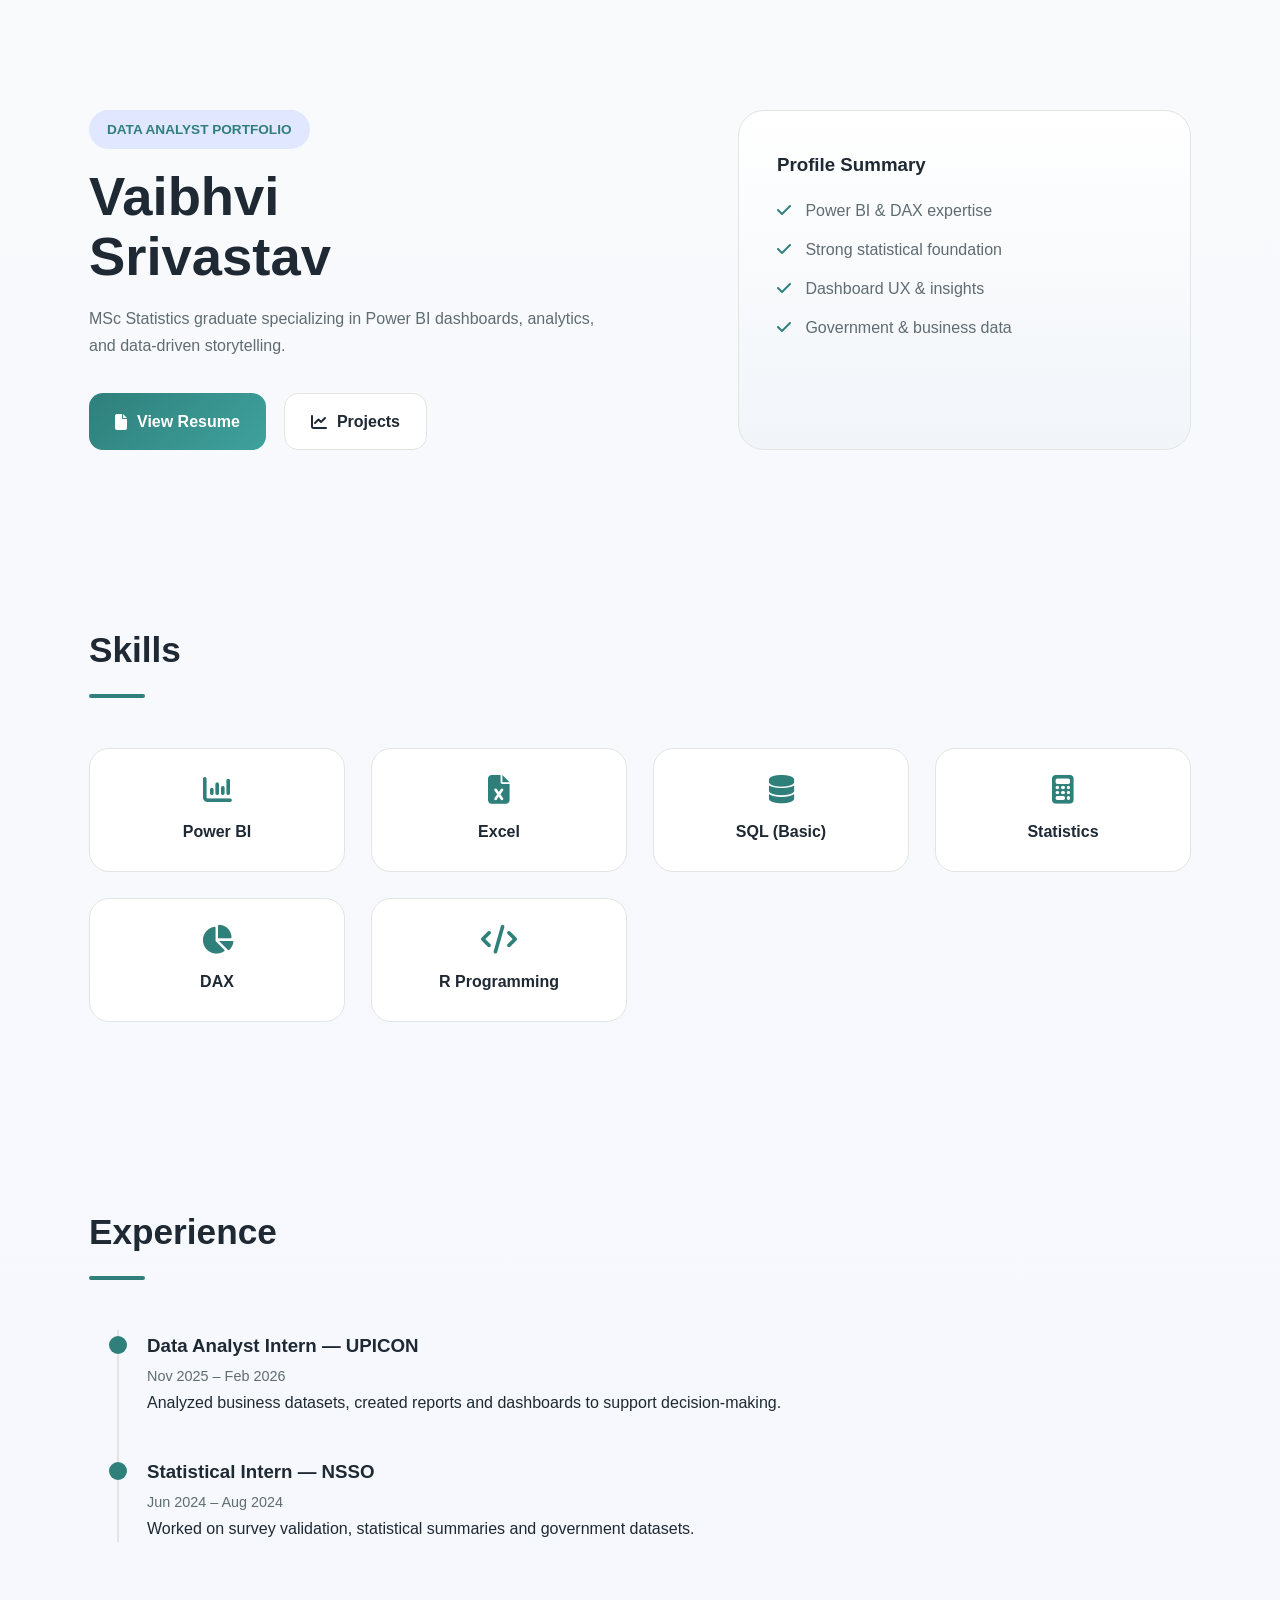
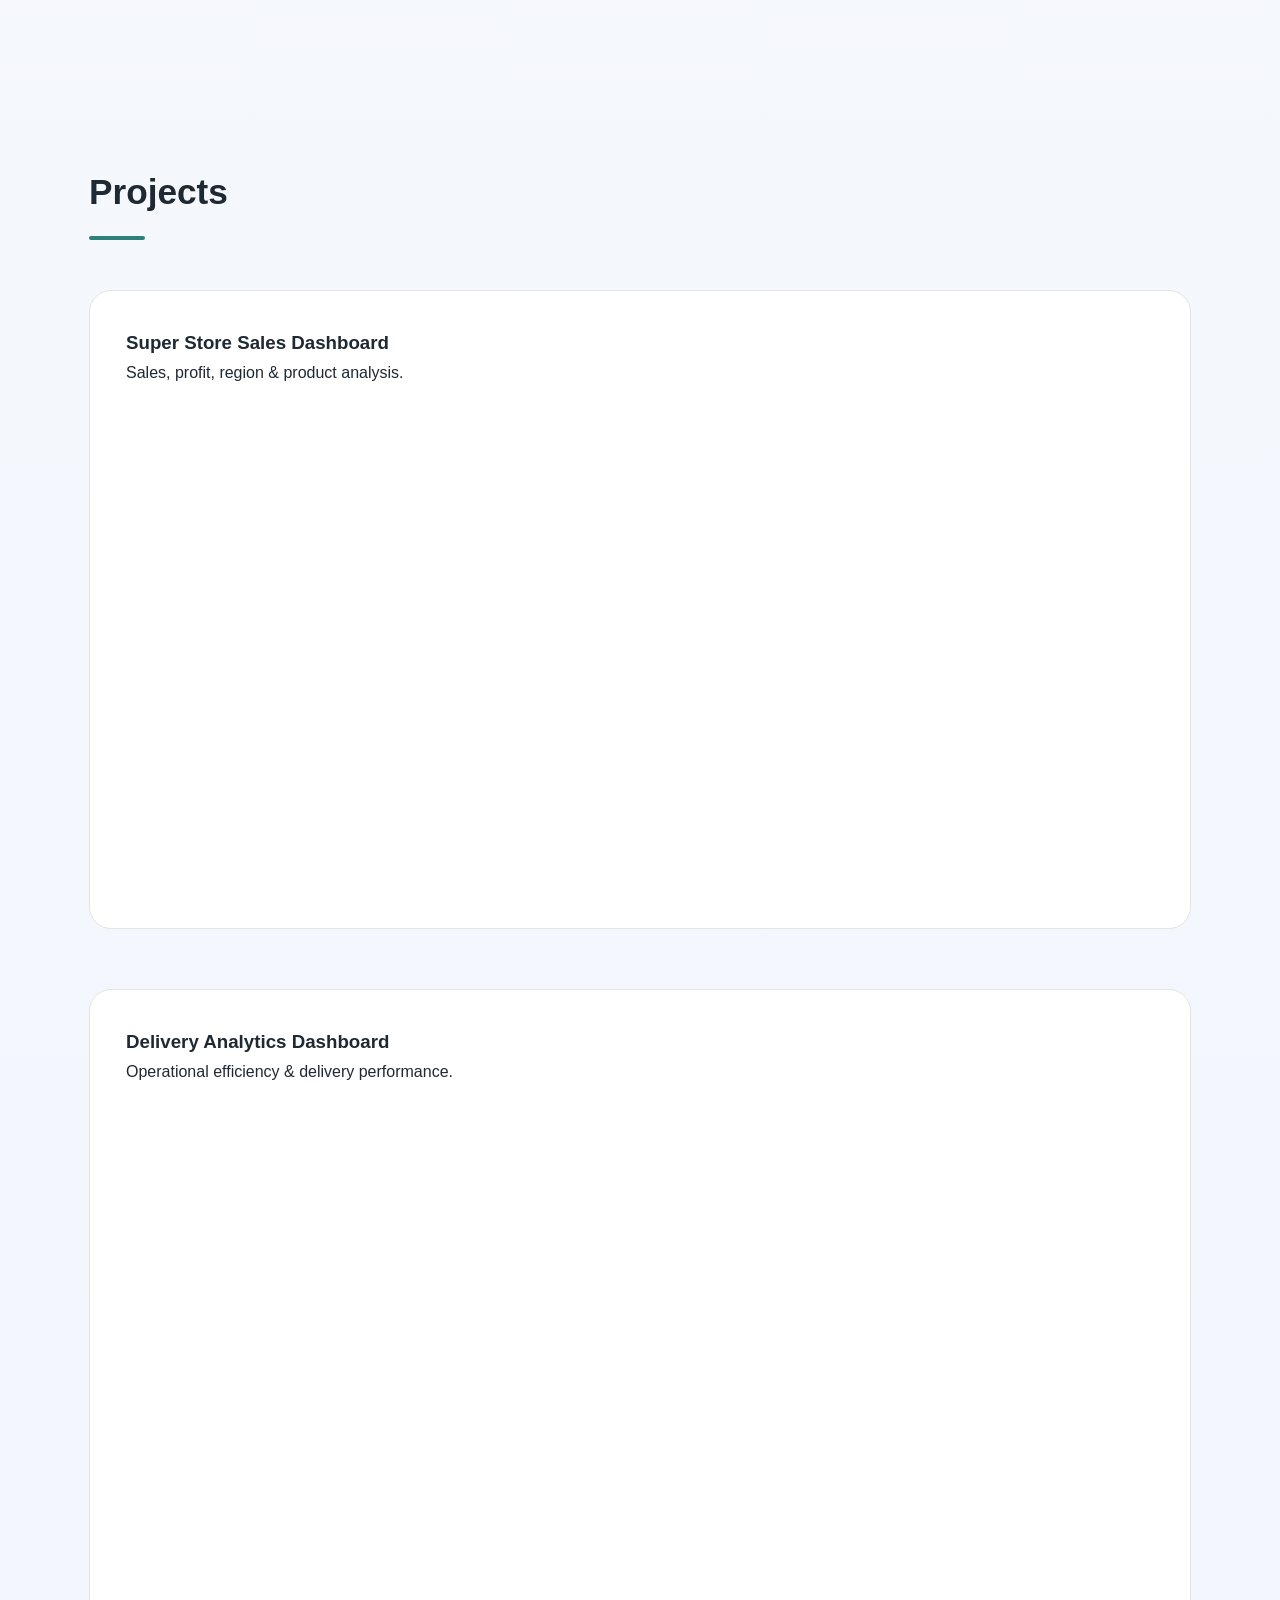
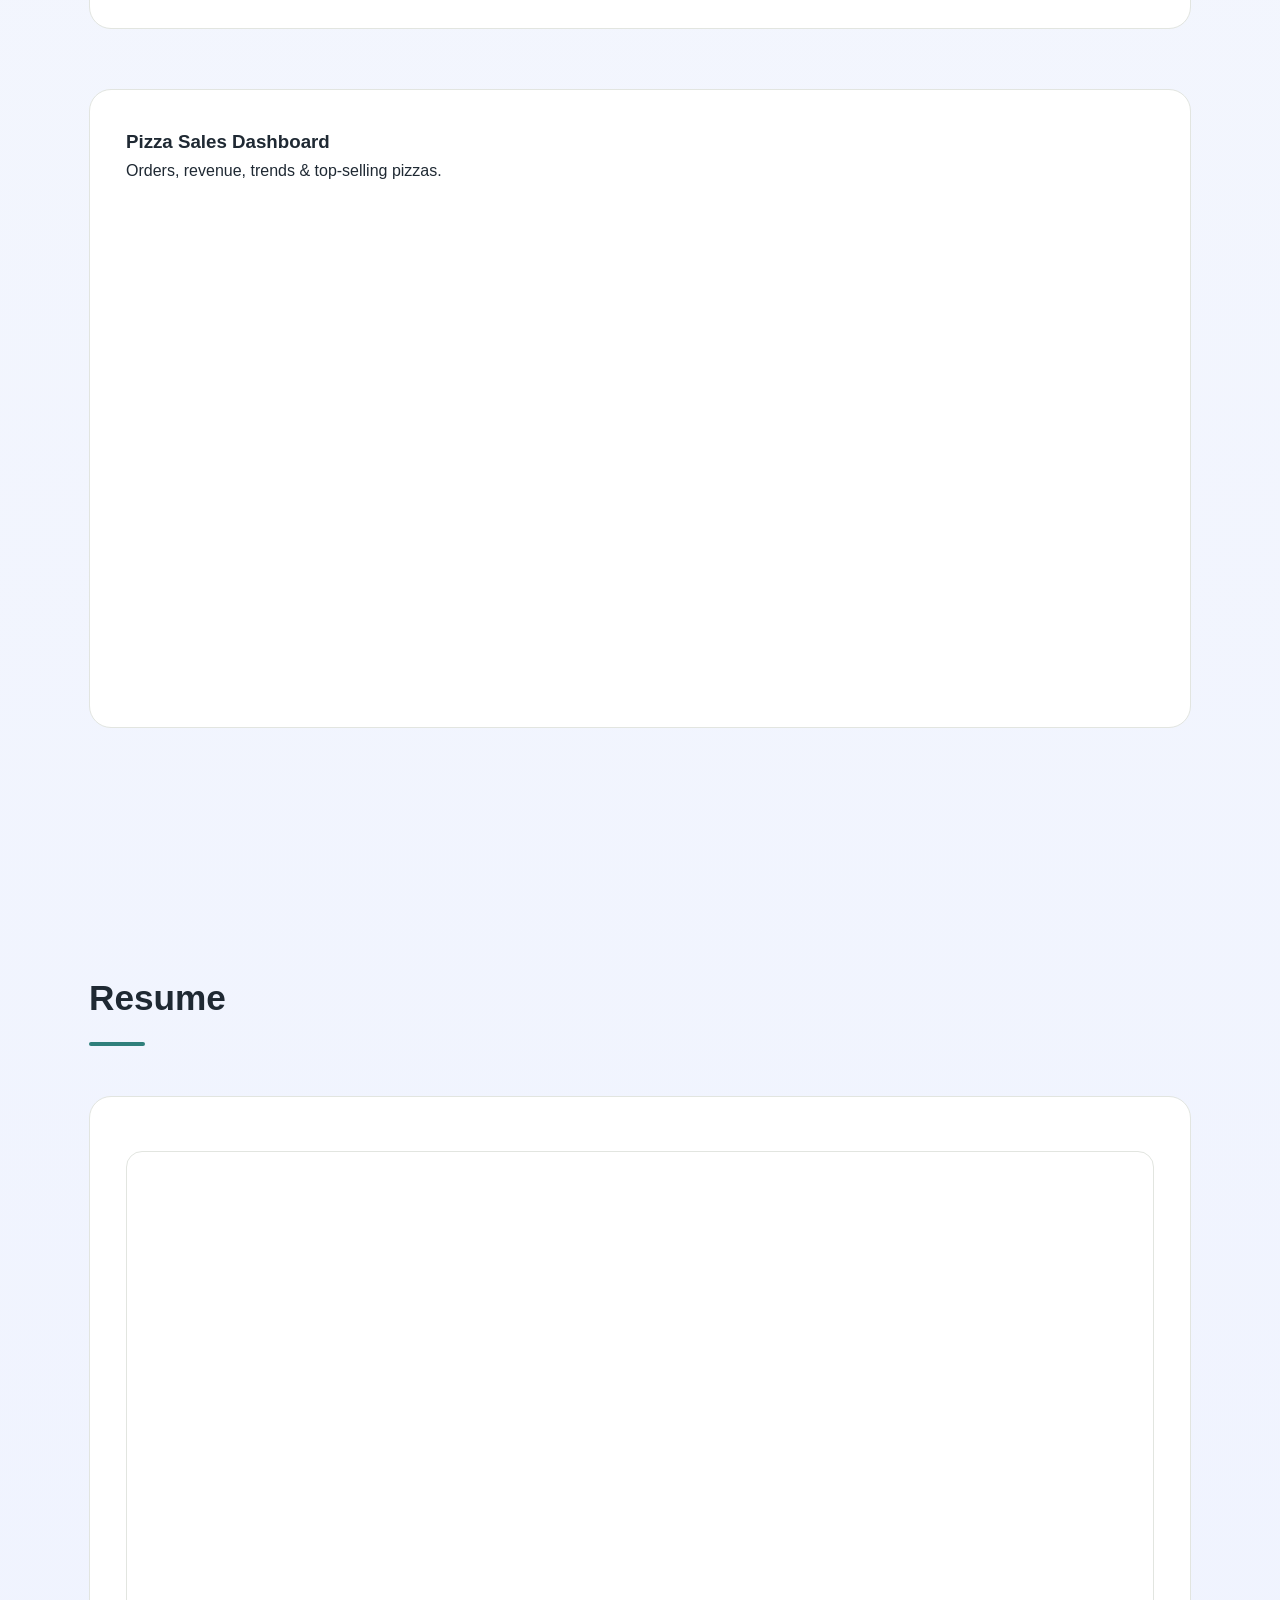
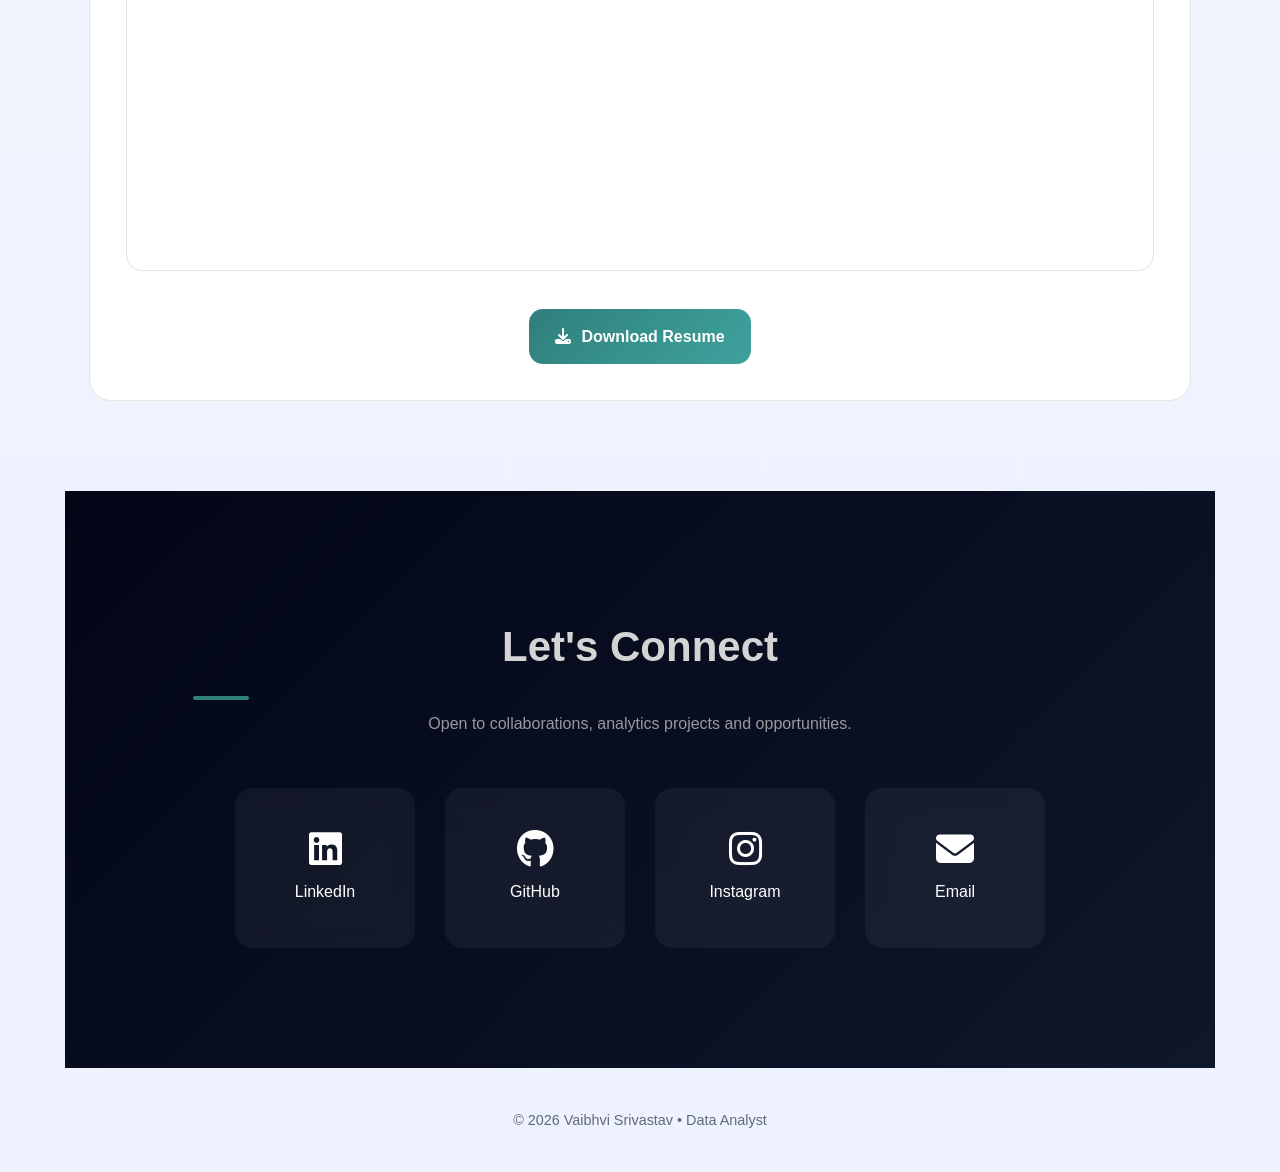
<file: index.html>
<!DOCTYPE html>
<html lang="en">
<head>
<meta charset="UTF-8">
<meta name="viewport" content="width=device-width, initial-scale=1.0">
<title>Vaibhvi Srivastav | Data Analyst</title>

<link rel="stylesheet" href="https://cdnjs.cloudflare.com/ajax/libs/font-awesome/6.5.0/css/all.min.css"/>
  <link rel="stylesheet" href="https://cdnjs.cloudflare.com/ajax/libs/font-awesome/6.5.0/css/all.min.css">

<style>
:root{
  --bg:#f6f7f4;        /* warm off-white background */
  --card:#ffffff;     /* clean white cards */
  --line:#e2e5e0;     /* soft borders */
  --text:#1f2933;     /* deep charcoal text */
  --muted:#5f6c72;    /* muted descriptions */
  --accent:#2f7f7b;   /* modern teal (data-friendly) */
}

*{
  margin:0;
  padding:0;
  box-sizing:border-box;
  font-family:Inter,Segoe UI,sans-serif;
}

body{
  background:linear-gradient(180deg,#f8fafc,#eef2ff);
  color:var(--text);
  line-height:1.7;
}

/* ===== GLOBAL ===== */
section{
  max-width:1150px;
  margin:auto;
  padding:90px 24px;
}

h2{
  font-size:2.2rem;
  margin-bottom:50px;
  position:relative;
}

h2::after{
  content:"";
  width:56px;
  height:4px;
  background:var(--accent);
  display:block;
  margin-top:14px;
  border-radius:4px;
}

.card{
  background:var(--card);
  border:1px solid var(--line);
  border-radius:22px;
  padding:36px;
}

/* ===== HERO ===== */
.hero{
  max-width:1150px;
  margin:auto;
  padding:110px 24px 80px;
  display:grid;
  grid-template-columns:1.3fr 1fr;
  gap:60px;
}

.tag{
  display:inline-block;
  padding:8px 18px;
  border-radius:30px;
  background:#e0e7ff;
  color:var(--accent);
  font-size:0.85rem;
  font-weight:600;
}

.hero h1{
  font-size:3.4rem;
  margin:18px 0;
  line-height:1.1;
}

.hero p{
  color:var(--muted);
  max-width:520px;
}

.hero-actions{
  margin-top:34px;
  display:flex;
  gap:18px;
}

.btn{
  padding:14px 26px;
  border-radius:14px;
  text-decoration:none;
  font-weight:600;
  display:inline-flex;
  align-items:center;
  gap:10px;
  transition:.25s ease;
}

.btn.primary{
  background:linear-gradient(135deg,#2f7f7b,#3fa29d);
  color:#ffffff;
}



.btn.secondary{
  background:#fff;
  border:1px solid var(--line);
  color:var(--text);
}

.btn:hover{
  transform:translateY(-3px);
}

/* ===== PROFILE CARD ===== */
.profile{
  background:linear-gradient(180deg,#ffffff,#f1f5f9);
  border:1px solid var(--line);
  border-radius:26px;
  padding:38px;
}

.profile h3{
  margin-bottom:16px;
}

.profile li{
  list-style:none;
  margin-bottom:12px;
  color:var(--muted);
}

.profile li i{
  color:var(--accent);
  margin-right:10px;
}

/* ===== SKILLS ===== */
.skills{
  display:grid;
  grid-template-columns:repeat(auto-fit,minmax(200px,1fr));
  gap:26px;
}

.skill{
  background:var(--card);
  border:1px solid var(--line);
  border-radius:20px;
  padding:26px;
  text-align:center;
  transition:.3s;
}

.skill i{
  font-size:1.8rem;
  color:var(--accent);
  margin-bottom:14px;
}

.skill:hover{
  transform:translateY(-6px);
}

/* ===== EXPERIENCE ===== */
.timeline{
  position:relative;
  margin-left:18px;
}

.timeline::before{
  content:"";
  position:absolute;
  left:10px;
  top:0;
  bottom:0;
  width:2px;
  background:var(--line);
}

.exp{
  padding-left:40px;
  margin-bottom:40px;
  position:relative;
}

.exp::before{
  content:"";
  position:absolute;
  left:2px;
  top:6px;
  width:18px;
  height:18px;
  background:var(--accent);
  border-radius:50%;
}

.exp span{
  color:var(--muted);
  font-size:0.9rem;
}

/* ===== PROJECTS ===== */
.project{
  margin-bottom:60px;
}

iframe{
  width:100%;
  height:480px;
  border:none;
  border-radius:16px;
  margin-top:18px;
}

/* ===== RESUME ===== */
.resume-frame{
  width:100%;
  height:720px;
  border-radius:16px;
  border:1px solid var(--line);
  background:#fff;
}

/* ===== CONTACT ===== */
.contact{
  text-align:center;
  background:#fff;
  border:1px solid var(--line);
  border-radius:26px;
  padding:50px 20px;
}

.contact a{
  color:var(--accent);
  text-decoration:none;
}

/* ===== FOOTER ===== */
footer{
  text-align:center;
  padding:40px;
  color:var(--muted);
  font-size:.9rem;
}

@media(max-width:900px){
  .hero{grid-template-columns:1fr}
  .hero h1{font-size:2.6rem}
}

/*--NEW CSS --*/
  /* CONTACT SECTION */

.contact-section{
padding:120px 10%;
text-align:center;
background:linear-gradient(135deg,#020617,#0f172a);
}

.contact-title{
font-size:42px;
margin-bottom:10px;
color: #D4D4D4;
}

.contact-subtitle{
opacity:.7;
margin-bottom:50px;
color: #D4D4D4;
}

.contact-container{
display:flex;
justify-content:center;
flex-wrap:wrap;
gap:30px;
}

/* CARD STYLE */
.contact-card{
width:180px;
height:160px;
display:flex;
flex-direction:column;
align-items:center;
justify-content:center;
text-decoration:none;
color:white;
border-radius:18px;

background:rgba(255,255,255,0.05);
backdrop-filter:blur(12px);

transition:all .4s ease;
position:relative;
overflow:hidden;
}

/* ICON */
.contact-card i{
font-size:38px;
margin-bottom:10px;
transition:.4s;
}

/* HOVER EFFECT */
.contact-card:hover{
transform:translateY(-12px) scale(1.05);
box-shadow:0 20px 40px rgba(56,189,248,.25);
}

/* GLOW COLORS */
.linkedin:hover{
background:#0a66c2;
}

.github:hover{
background:#24292e;
}

.insta:hover{
background:linear-gradient(
45deg,
#f09433,
#e6683c,
#dc2743,
#cc2366,
#bc1888
);
}

.mail:hover{
background:#38bdf8;
}

/* FLOAT ANIMATION */
@keyframes float{
0%{transform:translateY(0);}
50%{transform:translateY(-8px);}
100%{transform:translateY(0);}
}

.contact-card{
animation:float 6s ease-in-out infinite;
}
</style>
</head>

<body>

<!-- HERO -->
<div class="hero">
  <div>
    <span class="tag">DATA ANALYST PORTFOLIO</span>
    <h1>Vaibhvi<br>Srivastav</h1>
    <p>
      MSc Statistics graduate specializing in Power BI dashboards,
      analytics, and data-driven storytelling.
    </p>

    <div class="hero-actions">
      <a href="#resume" class="btn primary">
        <i class="fa-solid fa-file"></i> View Resume
      </a>
      <a href="#projects" class="btn secondary">
        <i class="fa-solid fa-chart-line"></i> Projects
      </a>
    </div>
  </div>

  <div class="profile">
    <h3>Profile Summary</h3>
    <ul>
      <li><i class="fa-solid fa-check"></i> Power BI & DAX expertise</li>
      <li><i class="fa-solid fa-check"></i> Strong statistical foundation</li>
      <li><i class="fa-solid fa-check"></i> Dashboard UX & insights</li>
      <li><i class="fa-solid fa-check"></i> Government & business data</li>
    </ul>
  </div>
</div>

<!-- SKILLS -->
<section>
<h2>Skills</h2>
<div class="skills">
  <div class="skill"><i class="fa-solid fa-chart-column"></i><h4>Power BI</h4></div>
  <div class="skill"><i class="fa-solid fa-file-excel"></i><h4>Excel</h4></div>
  <div class="skill"><i class="fa-solid fa-database"></i><h4>SQL (Basic)</h4></div>
  <div class="skill"><i class="fa-solid fa-calculator"></i><h4>Statistics</h4></div>
  <div class="skill"><i class="fa-solid fa-chart-pie"></i><h4>DAX</h4></div>
  <div class="skill"><i class="fa-solid fa-code"></i><h4>R Programming</h4></div>
</div>
</section>

<!-- EXPERIENCE -->
<section>
<h2>Experience</h2>
<div class="timeline">
  <div class="exp">
    <h3>Data Analyst Intern — UPICON</h3>
    <span>Nov 2025 – Feb 2026</span>
    <p>Analyzed business datasets, created reports and dashboards to support decision-making.</p>
  </div>

  <div class="exp">
    <h3>Statistical Intern — NSSO</h3>
    <span>Jun 2024 – Aug 2024</span>
    <p>Worked on survey validation, statistical summaries and government datasets.</p>
  </div>
</div>
</section>

<!-- PROJECTS -->
<section id="projects">
<h2>Projects</h2>

<div class="project card">
<h3>Super Store Sales Dashboard</h3>
<p>Sales, profit, region & product analysis.</p>
<iframe src="https://app.powerbi.com/view?r=eyJrIjoiZjFlMWI4OGMtYmU3MC00NTgwLTk3NTAtMjkxNGRlOGVkMTk1IiwidCI6ImU5YjkyNzZlLTIzNzEtNDcxNS04YTFkLTE2YmNlOGZiYjZmZCJ9"></iframe>
</div>

<div class="project card">
<h3>Delivery Analytics Dashboard</h3>
<p>Operational efficiency & delivery performance.</p>
<iframe src="https://app.powerbi.com/view?r=eyJrIjoiYmQwYjM0MzctOTJlNC00N2IxLTljOTctZTQ0NTAwMDY0MThkIiwidCI6ImU5YjkyNzZlLTIzNzEtNDcxNS04YTFkLTE2YmNlOGZiYjZmZCJ9"></iframe>
</div>

<div class="project card">
<h3>Pizza Sales Dashboard</h3>
<p>Orders, revenue, trends & top-selling pizzas.</p>
<iframe src="https://app.powerbi.com/view?r=eyJrIjoiOWE4NDE0NzQtNTkzNi00N2NjLWFkNTktNmQ1N2U1MTcyZGI4IiwidCI6ImU5YjkyNzZlLTIzNzEtNDcxNS04YTFkLTE2YmNlOGZiYjZmZCJ9"></iframe>
</div>
</section>

<!-- RESUME -->
<section id="resume">
<h2>Resume</h2>
<div class="card">
<iframe class="resume-frame" src="Resume.pdf"></iframe>
<div style="text-align:center;margin-top:30px;">
<a href="Resume.pdf" download class="btn primary">
<i class="fa-solid fa-download"></i> Download Resume
</a>
</div>
</div>
</section>

<!-- CONTACT -->
<!-- <section>
<div class="contact">
<h2>Contact</h2>
<p>📧 <a href="mailto:vaibhvisrivastav10@gmail.com">vaibhvisrivastav10@gmail.com</a></p>
<p>🔗 <a href="https://www.linkedin.com/in/vaibhvi-srivastav-43416a200" target="_blank">LinkedIn</a></p>
<p>📍 Lucknow, India</p>
</div>
</section> -->

  <section id="contact" class="contact-section">

    <h2 class="contact-title">Let's Connect</h2>
    <p class="contact-subtitle">
        Open to collaborations, analytics projects and opportunities.
    </p>

    <div class="contact-container">

        <a href="https://www.linkedin.com/in/vaibhvi-srivastav-43416a200?utm_source=share&utm_campaign=share_via&utm_content=profile&utm_medium=android_app" target="_blank" class="contact-card linkedin">
            <i class="fab fa-linkedin"></i>
            <span>LinkedIn</span>
        </a>

        <a href="https://github.com/vaibhvisri/Analysis-of-Annual-Survey-of-Industries/blob/main/README.md" class="contact-card github" target="_blank">
            <i class="fab fa-github"></i>
            <span>GitHub</span>
        </a>

        <a href="https://www.instagram.com/v__evie_?igsh=ZnJyZ2Vpcjkwb3pk" class="contact-card insta" target="_blank">
            <i class="fab fa-instagram"></i>
            <span>Instagram</span>
        </a>

        <a href="mailto:vaibhvisrivastav10@gmail.com" class="contact-card mail">
            <i class="fas fa-envelope"></i>
            <span>Email</span>
        </a>

    </div>

</section>
  
<footer>
© 2026 Vaibhvi Srivastav • Data Analyst
</footer>

</body>
</html>
</file>
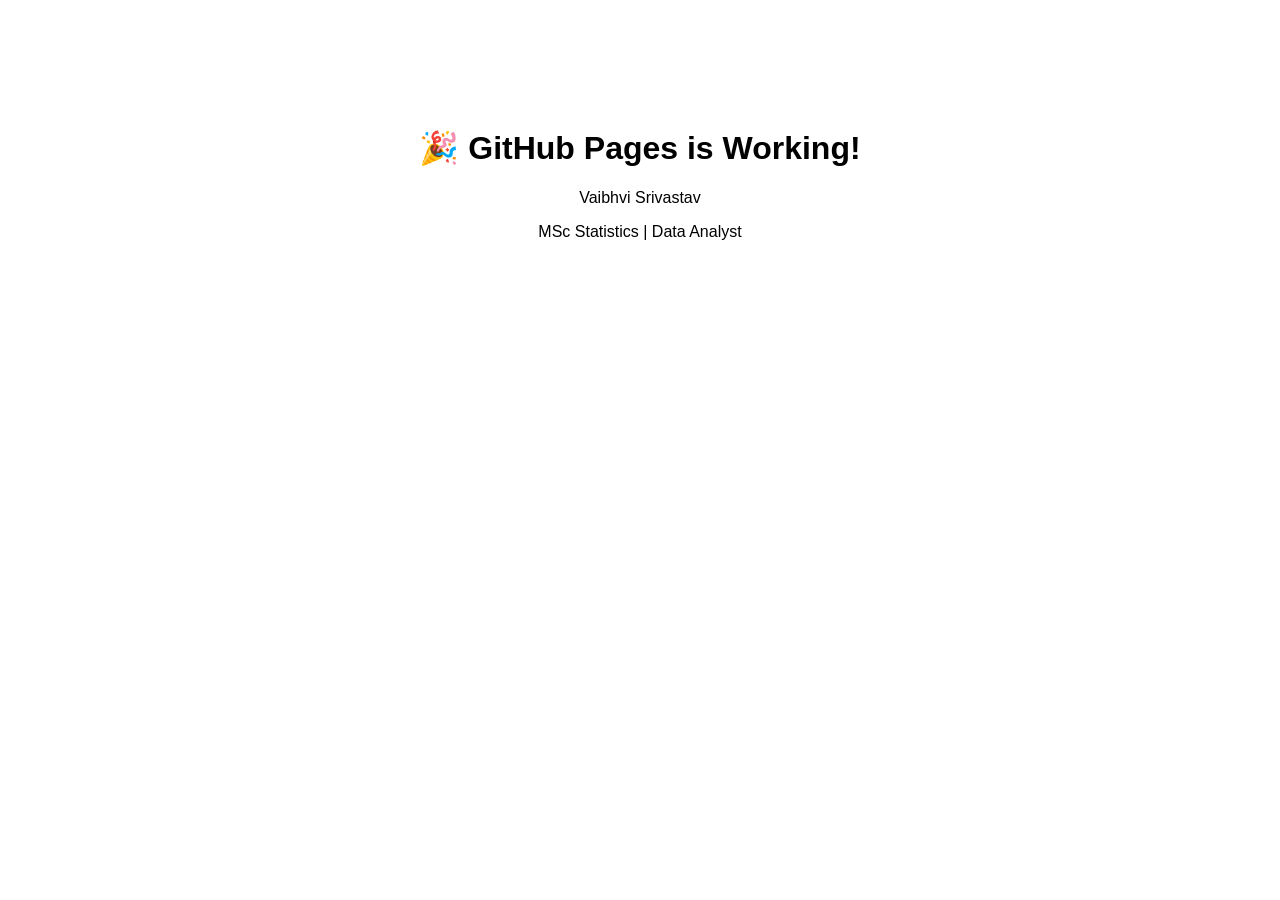
<file: index2.html>
<!DOCTYPE html>
<html lang="en">
<head>
  <meta charset="UTF-8">
  <title>Vaibhvi Srivastav | Portfolio</title>
</head>
<body style="font-family: Arial; text-align: center; padding-top: 100px;">
  <h1>🎉 GitHub Pages is Working!</h1>
  <p>Vaibhvi Srivastav</p>
  <p>MSc Statistics | Data Analyst</p>
</body>
</html>
</file>
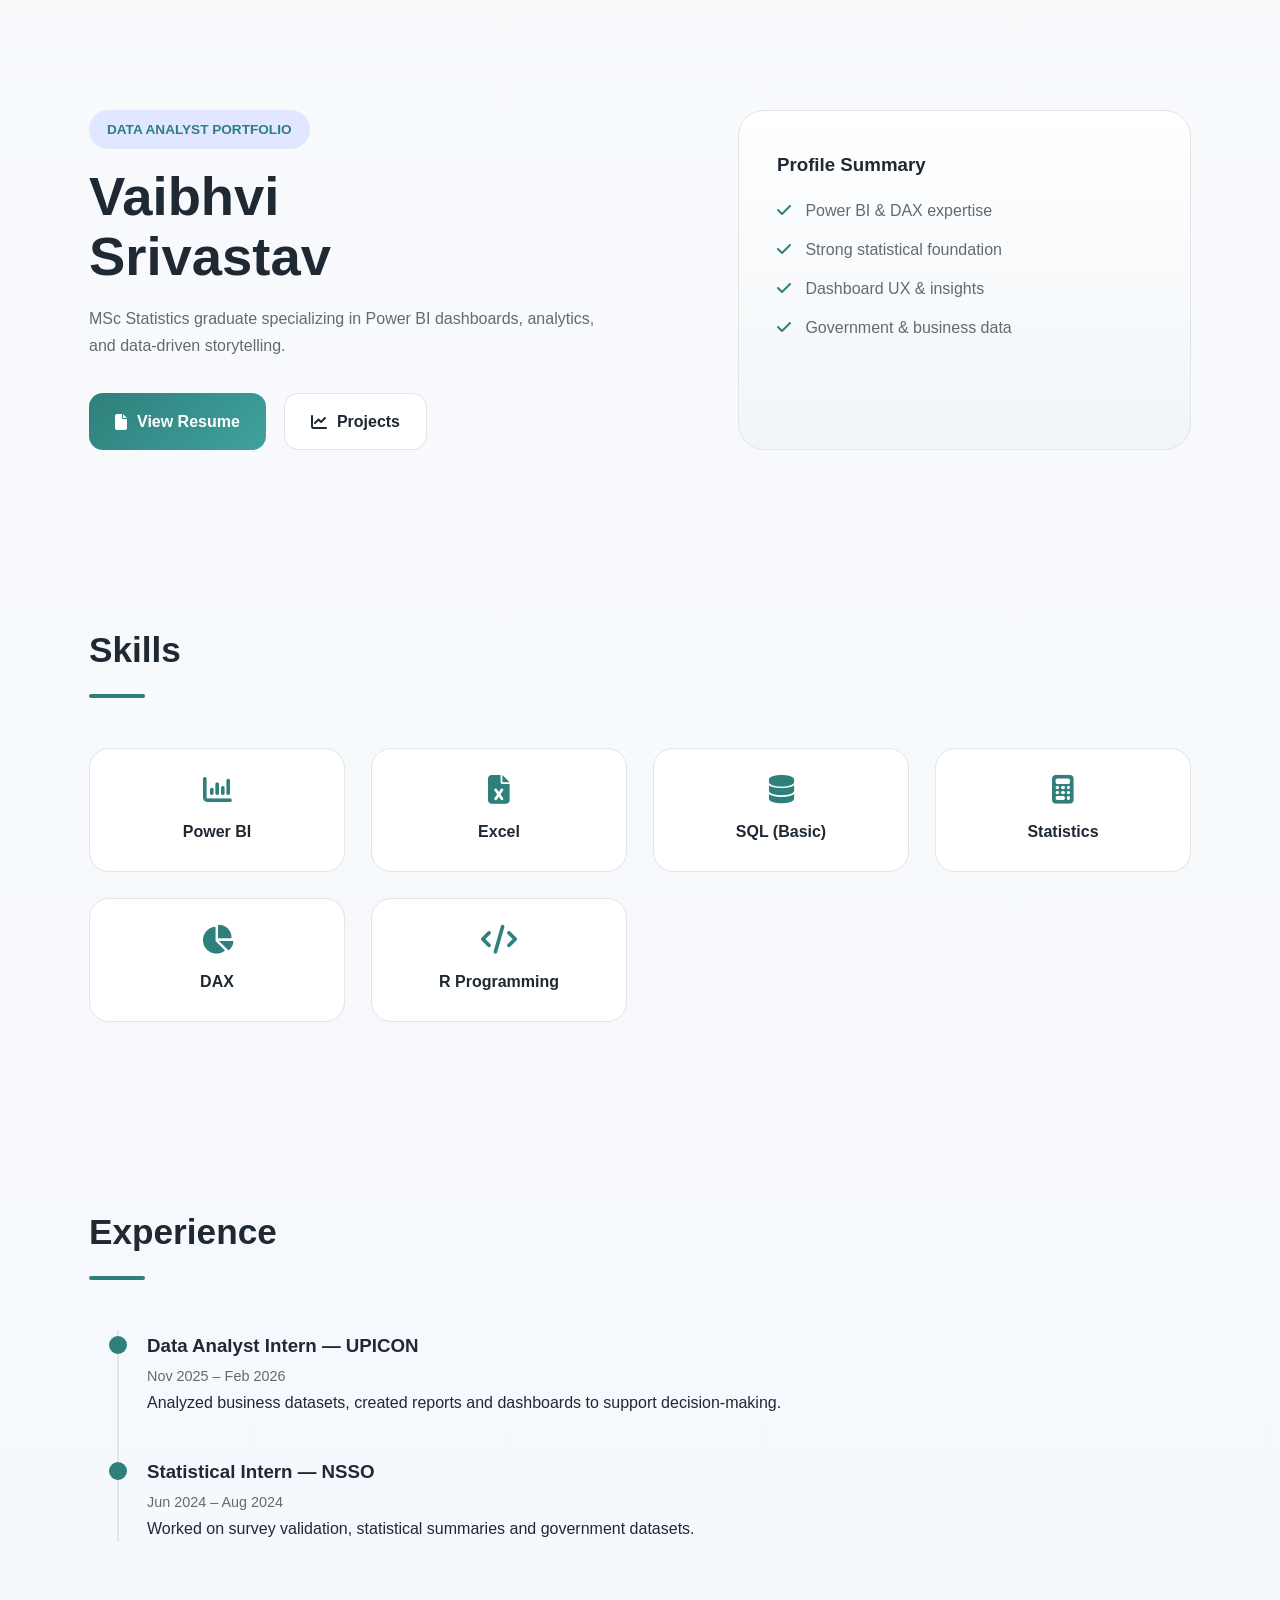
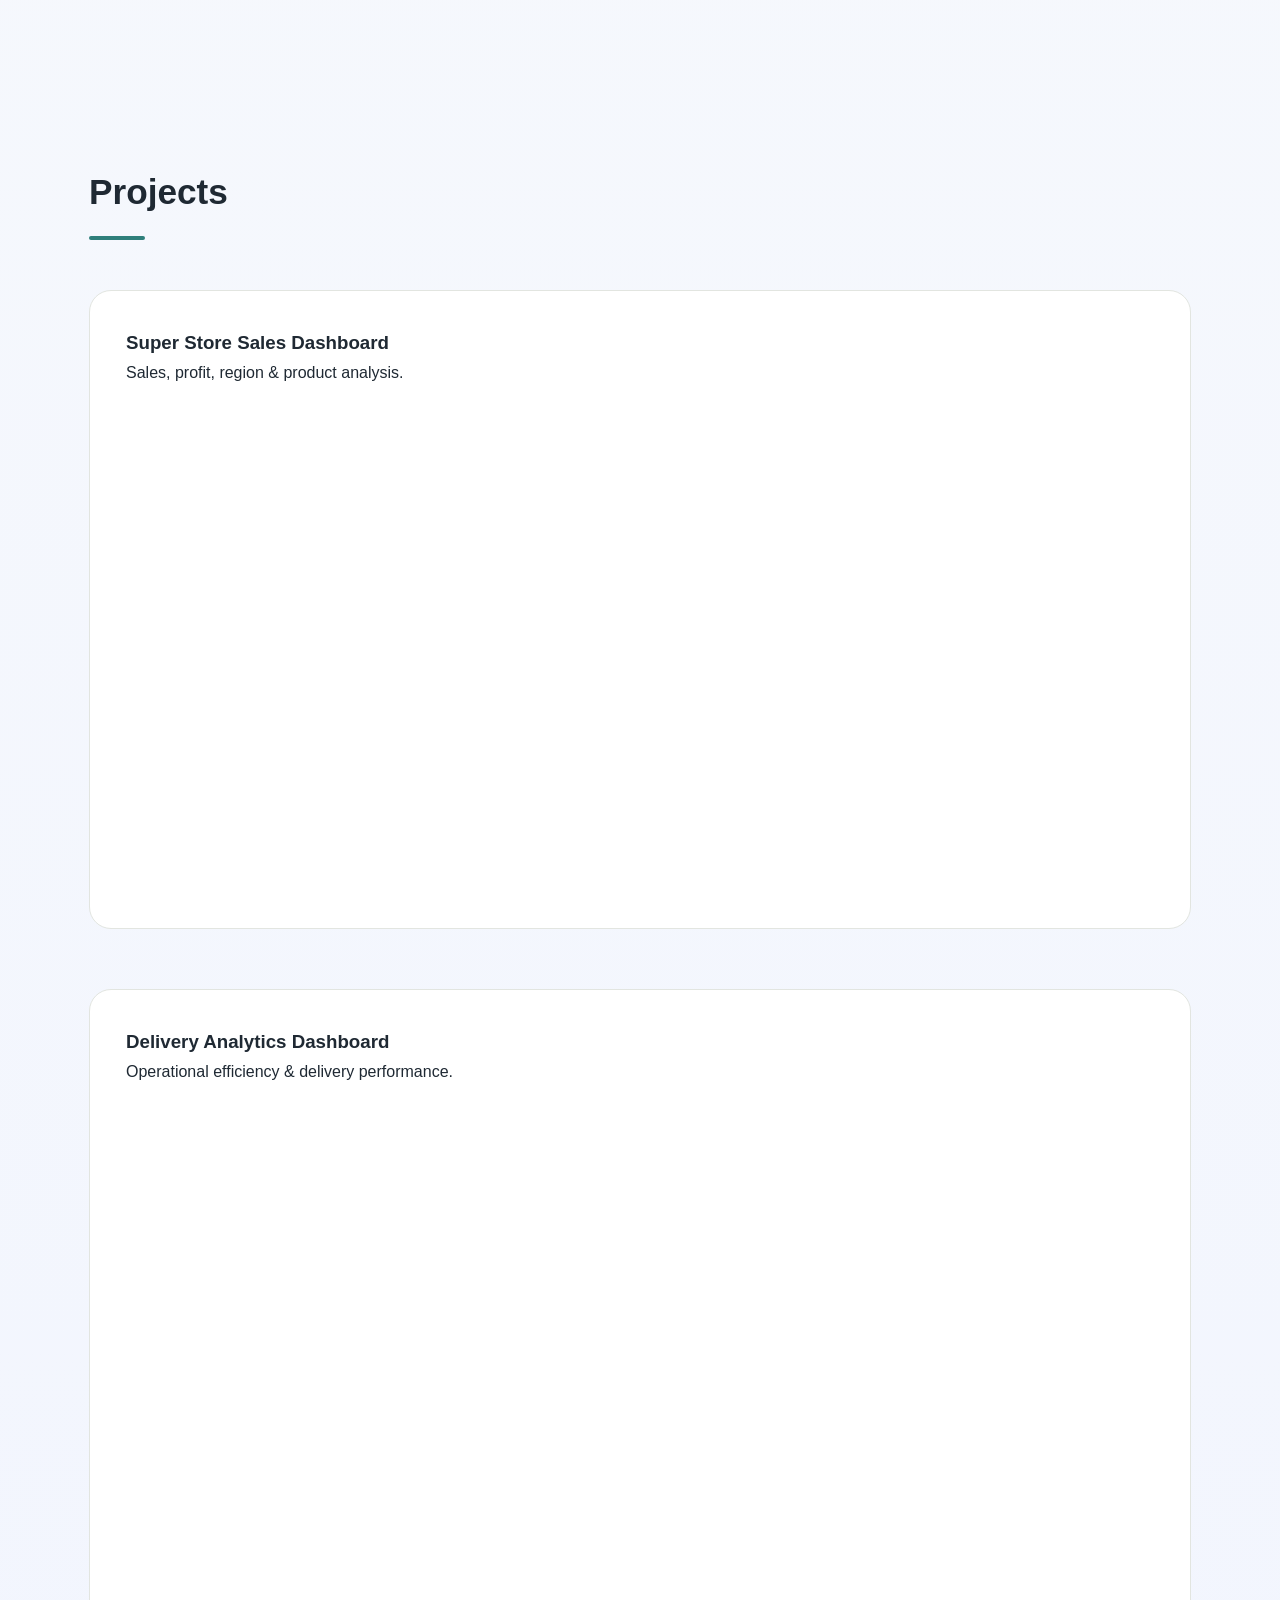
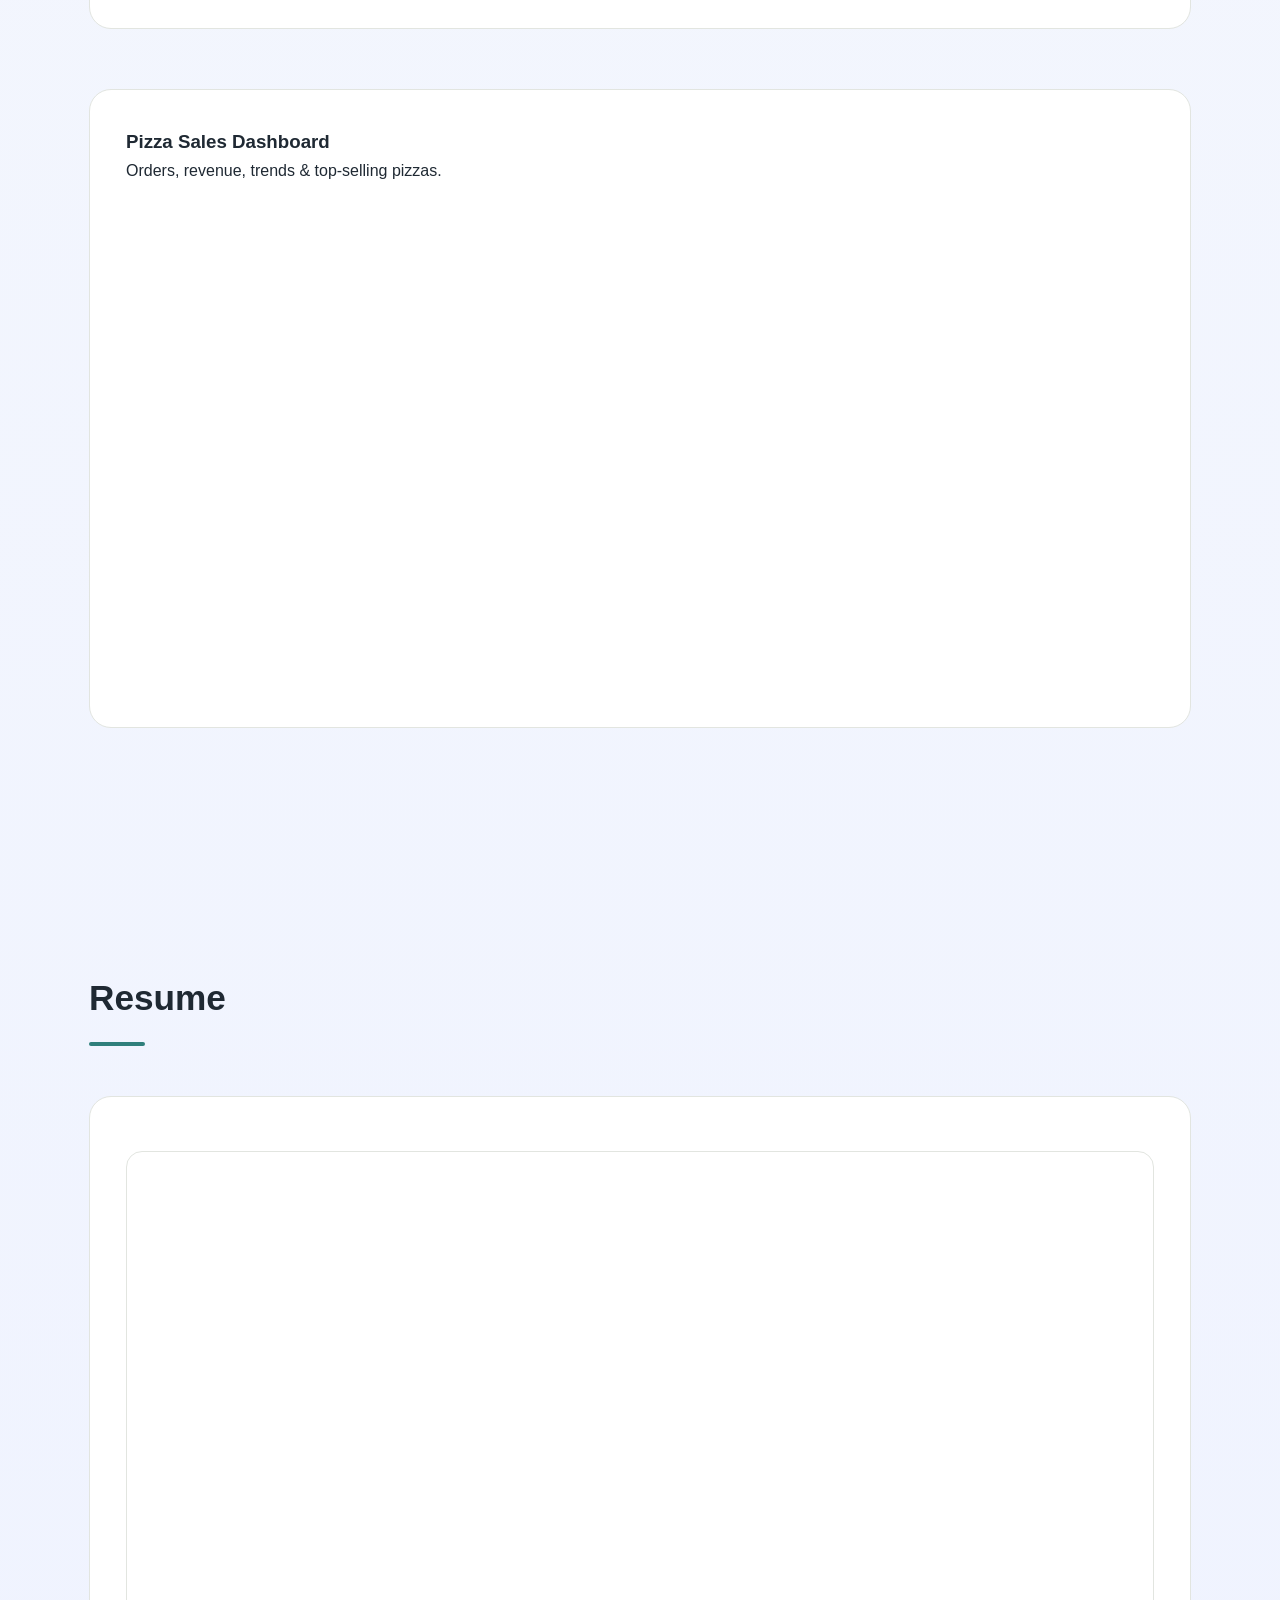
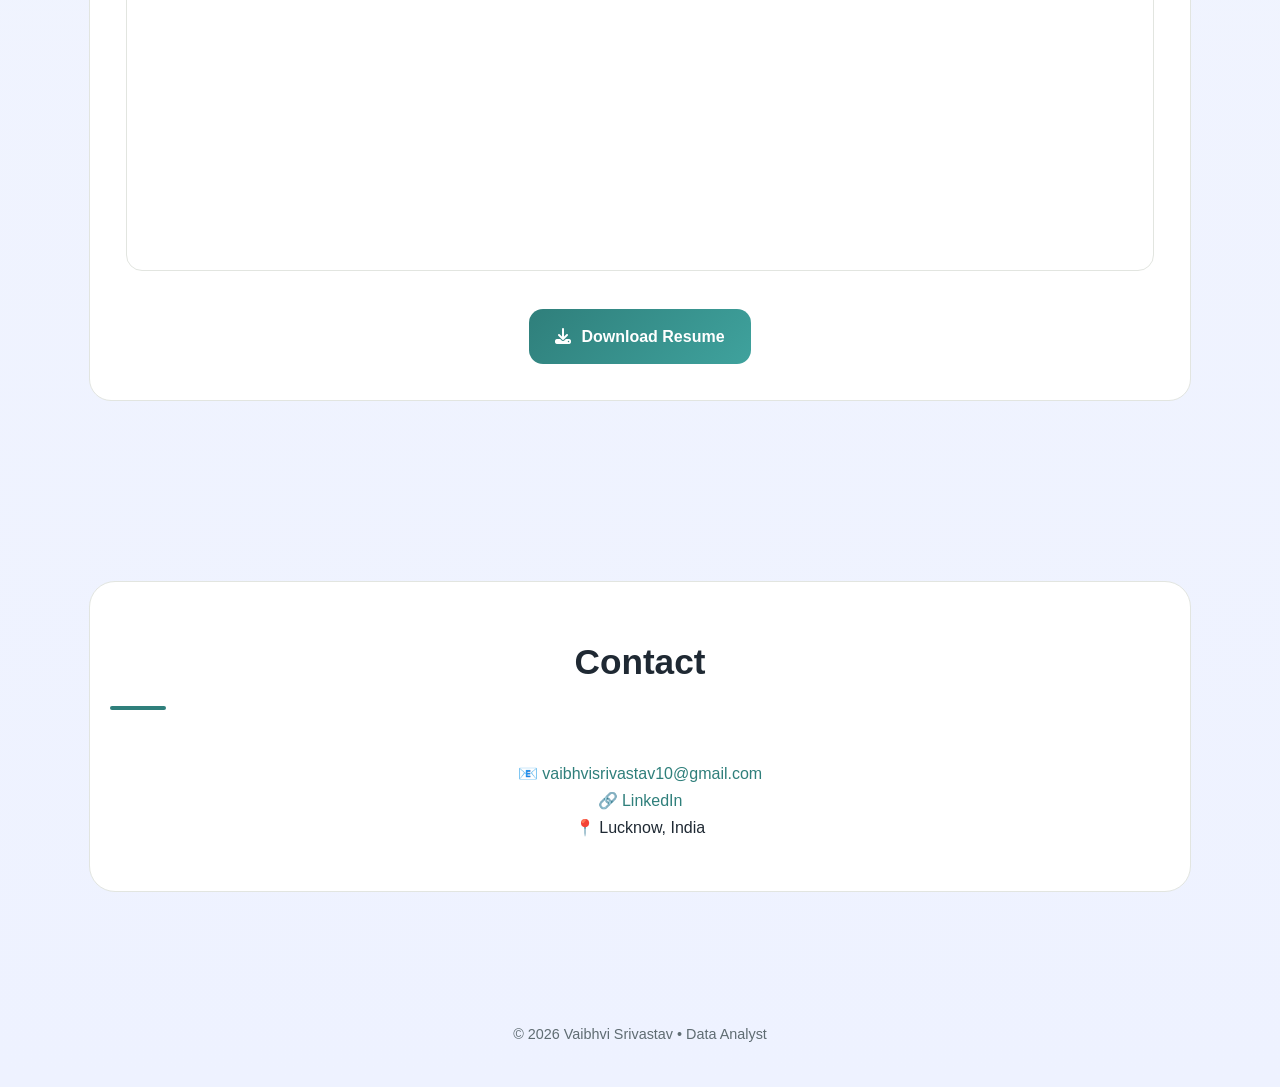
<file: index3.html>
<!DOCTYPE html>
<html lang="en">
<head>
<meta charset="UTF-8">
<meta name="viewport" content="width=device-width, initial-scale=1.0">
<title>Vaibhvi Srivastav | Data Analyst</title>

<link rel="stylesheet" href="https://cdnjs.cloudflare.com/ajax/libs/font-awesome/6.5.0/css/all.min.css"/>

<style>
:root{
  --bg:#f6f7f4;        /* warm off-white background */
  --card:#ffffff;     /* clean white cards */
  --line:#e2e5e0;     /* soft borders */
  --text:#1f2933;     /* deep charcoal text */
  --muted:#5f6c72;    /* muted descriptions */
  --accent:#2f7f7b;   /* modern teal (data-friendly) */
}

*{
  margin:0;
  padding:0;
  box-sizing:border-box;
  font-family:Inter,Segoe UI,sans-serif;
}

body{
  background:linear-gradient(180deg,#f8fafc,#eef2ff);
  color:var(--text);
  line-height:1.7;
}

/* ===== GLOBAL ===== */
section{
  max-width:1150px;
  margin:auto;
  padding:90px 24px;
}

h2{
  font-size:2.2rem;
  margin-bottom:50px;
  position:relative;
}

h2::after{
  content:"";
  width:56px;
  height:4px;
  background:var(--accent);
  display:block;
  margin-top:14px;
  border-radius:4px;
}

.card{
  background:var(--card);
  border:1px solid var(--line);
  border-radius:22px;
  padding:36px;
}

/* ===== HERO ===== */
.hero{
  max-width:1150px;
  margin:auto;
  padding:110px 24px 80px;
  display:grid;
  grid-template-columns:1.3fr 1fr;
  gap:60px;
}

.tag{
  display:inline-block;
  padding:8px 18px;
  border-radius:30px;
  background:#e0e7ff;
  color:var(--accent);
  font-size:0.85rem;
  font-weight:600;
}

.hero h1{
  font-size:3.4rem;
  margin:18px 0;
  line-height:1.1;
}

.hero p{
  color:var(--muted);
  max-width:520px;
}

.hero-actions{
  margin-top:34px;
  display:flex;
  gap:18px;
}

.btn{
  padding:14px 26px;
  border-radius:14px;
  text-decoration:none;
  font-weight:600;
  display:inline-flex;
  align-items:center;
  gap:10px;
  transition:.25s ease;
}

.btn.primary{
  background:linear-gradient(135deg,#2f7f7b,#3fa29d);
  color:#ffffff;
}



.btn.secondary{
  background:#fff;
  border:1px solid var(--line);
  color:var(--text);
}

.btn:hover{
  transform:translateY(-3px);
}

/* ===== PROFILE CARD ===== */
.profile{
  background:linear-gradient(180deg,#ffffff,#f1f5f9);
  border:1px solid var(--line);
  border-radius:26px;
  padding:38px;
}

.profile h3{
  margin-bottom:16px;
}

.profile li{
  list-style:none;
  margin-bottom:12px;
  color:var(--muted);
}

.profile li i{
  color:var(--accent);
  margin-right:10px;
}

/* ===== SKILLS ===== */
.skills{
  display:grid;
  grid-template-columns:repeat(auto-fit,minmax(200px,1fr));
  gap:26px;
}

.skill{
  background:var(--card);
  border:1px solid var(--line);
  border-radius:20px;
  padding:26px;
  text-align:center;
  transition:.3s;
}

.skill i{
  font-size:1.8rem;
  color:var(--accent);
  margin-bottom:14px;
}

.skill:hover{
  transform:translateY(-6px);
}

/* ===== EXPERIENCE ===== */
.timeline{
  position:relative;
  margin-left:18px;
}

.timeline::before{
  content:"";
  position:absolute;
  left:10px;
  top:0;
  bottom:0;
  width:2px;
  background:var(--line);
}

.exp{
  padding-left:40px;
  margin-bottom:40px;
  position:relative;
}

.exp::before{
  content:"";
  position:absolute;
  left:2px;
  top:6px;
  width:18px;
  height:18px;
  background:var(--accent);
  border-radius:50%;
}

.exp span{
  color:var(--muted);
  font-size:0.9rem;
}

/* ===== PROJECTS ===== */
.project{
  margin-bottom:60px;
}

iframe{
  width:100%;
  height:480px;
  border:none;
  border-radius:16px;
  margin-top:18px;
}

/* ===== RESUME ===== */
.resume-frame{
  width:100%;
  height:720px;
  border-radius:16px;
  border:1px solid var(--line);
  background:#fff;
}

/* ===== CONTACT ===== */
.contact{
  text-align:center;
  background:#fff;
  border:1px solid var(--line);
  border-radius:26px;
  padding:50px 20px;
}

.contact a{
  color:var(--accent);
  text-decoration:none;
}

/* ===== FOOTER ===== */
footer{
  text-align:center;
  padding:40px;
  color:var(--muted);
  font-size:.9rem;
}

@media(max-width:900px){
  .hero{grid-template-columns:1fr}
  .hero h1{font-size:2.6rem}
}
</style>
</head>

<body>

<!-- HERO -->
<div class="hero">
  <div>
    <span class="tag">DATA ANALYST PORTFOLIO</span>
    <h1>Vaibhvi<br>Srivastav</h1>
    <p>
      MSc Statistics graduate specializing in Power BI dashboards,
      analytics, and data-driven storytelling.
    </p>

    <div class="hero-actions">
      <a href="#resume" class="btn primary">
        <i class="fa-solid fa-file"></i> View Resume
      </a>
      <a href="#projects" class="btn secondary">
        <i class="fa-solid fa-chart-line"></i> Projects
      </a>
    </div>
  </div>

  <div class="profile">
    <h3>Profile Summary</h3>
    <ul>
      <li><i class="fa-solid fa-check"></i> Power BI & DAX expertise</li>
      <li><i class="fa-solid fa-check"></i> Strong statistical foundation</li>
      <li><i class="fa-solid fa-check"></i> Dashboard UX & insights</li>
      <li><i class="fa-solid fa-check"></i> Government & business data</li>
    </ul>
  </div>
</div>

<!-- SKILLS -->
<section>
<h2>Skills</h2>
<div class="skills">
  <div class="skill"><i class="fa-solid fa-chart-column"></i><h4>Power BI</h4></div>
  <div class="skill"><i class="fa-solid fa-file-excel"></i><h4>Excel</h4></div>
  <div class="skill"><i class="fa-solid fa-database"></i><h4>SQL (Basic)</h4></div>
  <div class="skill"><i class="fa-solid fa-calculator"></i><h4>Statistics</h4></div>
  <div class="skill"><i class="fa-solid fa-chart-pie"></i><h4>DAX</h4></div>
  <div class="skill"><i class="fa-solid fa-code"></i><h4>R Programming</h4></div>
</div>
</section>

<!-- EXPERIENCE -->
<section>
<h2>Experience</h2>
<div class="timeline">
  <div class="exp">
    <h3>Data Analyst Intern — UPICON</h3>
    <span>Nov 2025 – Feb 2026</span>
    <p>Analyzed business datasets, created reports and dashboards to support decision-making.</p>
  </div>

  <div class="exp">
    <h3>Statistical Intern — NSSO</h3>
    <span>Jun 2024 – Aug 2024</span>
    <p>Worked on survey validation, statistical summaries and government datasets.</p>
  </div>
</div>
</section>

<!-- PROJECTS -->
<section id="projects">
<h2>Projects</h2>

<div class="project card">
<h3>Super Store Sales Dashboard</h3>
<p>Sales, profit, region & product analysis.</p>
<iframe src="https://app.powerbi.com/view?r=eyJrIjoiZjFlMWI4OGMtYmU3MC00NTgwLTk3NTAtMjkxNGRlOGVkMTk1IiwidCI6ImU5YjkyNzZlLTIzNzEtNDcxNS04YTFkLTE2YmNlOGZiYjZmZCJ9"></iframe>
</div>

<div class="project card">
<h3>Delivery Analytics Dashboard</h3>
<p>Operational efficiency & delivery performance.</p>
<iframe src="https://app.powerbi.com/view?r=eyJrIjoiYmQwYjM0MzctOTJlNC00N2IxLTljOTctZTQ0NTAwMDY0MThkIiwidCI6ImU5YjkyNzZlLTIzNzEtNDcxNS04YTFkLTE2YmNlOGZiYjZmZCJ9"></iframe>
</div>

<div class="project card">
<h3>Pizza Sales Dashboard</h3>
<p>Orders, revenue, trends & top-selling pizzas.</p>
<iframe src="https://app.powerbi.com/view?r=eyJrIjoiOWE4NDE0NzQtNTkzNi00N2NjLWFkNTktNmQ1N2U1MTcyZGI4IiwidCI6ImU5YjkyNzZlLTIzNzEtNDcxNS04YTFkLTE2YmNlOGZiYjZmZCJ9"></iframe>
</div>
</section>

<!-- RESUME -->
<section id="resume">
<h2>Resume</h2>
<div class="card">
<iframe class="resume-frame" src="Resume.pdf"></iframe>
<div style="text-align:center;margin-top:30px;">
<a href="Resume.pdf" download class="btn primary">
<i class="fa-solid fa-download"></i> Download Resume
</a>
</div>
</div>
</section>

<!-- CONTACT -->
<section>
<div class="contact">
<h2>Contact</h2>
<p>📧 <a href="mailto:vaibhvisrivastav10@gmail.com">vaibhvisrivastav10@gmail.com</a></p>
<p>🔗 <a href="https://www.linkedin.com/in/vaibhvi-srivastav-43416a200" target="_blank">LinkedIn</a></p>
<p>📍 Lucknow, India</p>
</div>
</section>

<footer>
© 2026 Vaibhvi Srivastav • Data Analyst
</footer>

</body>
</html>
</file>
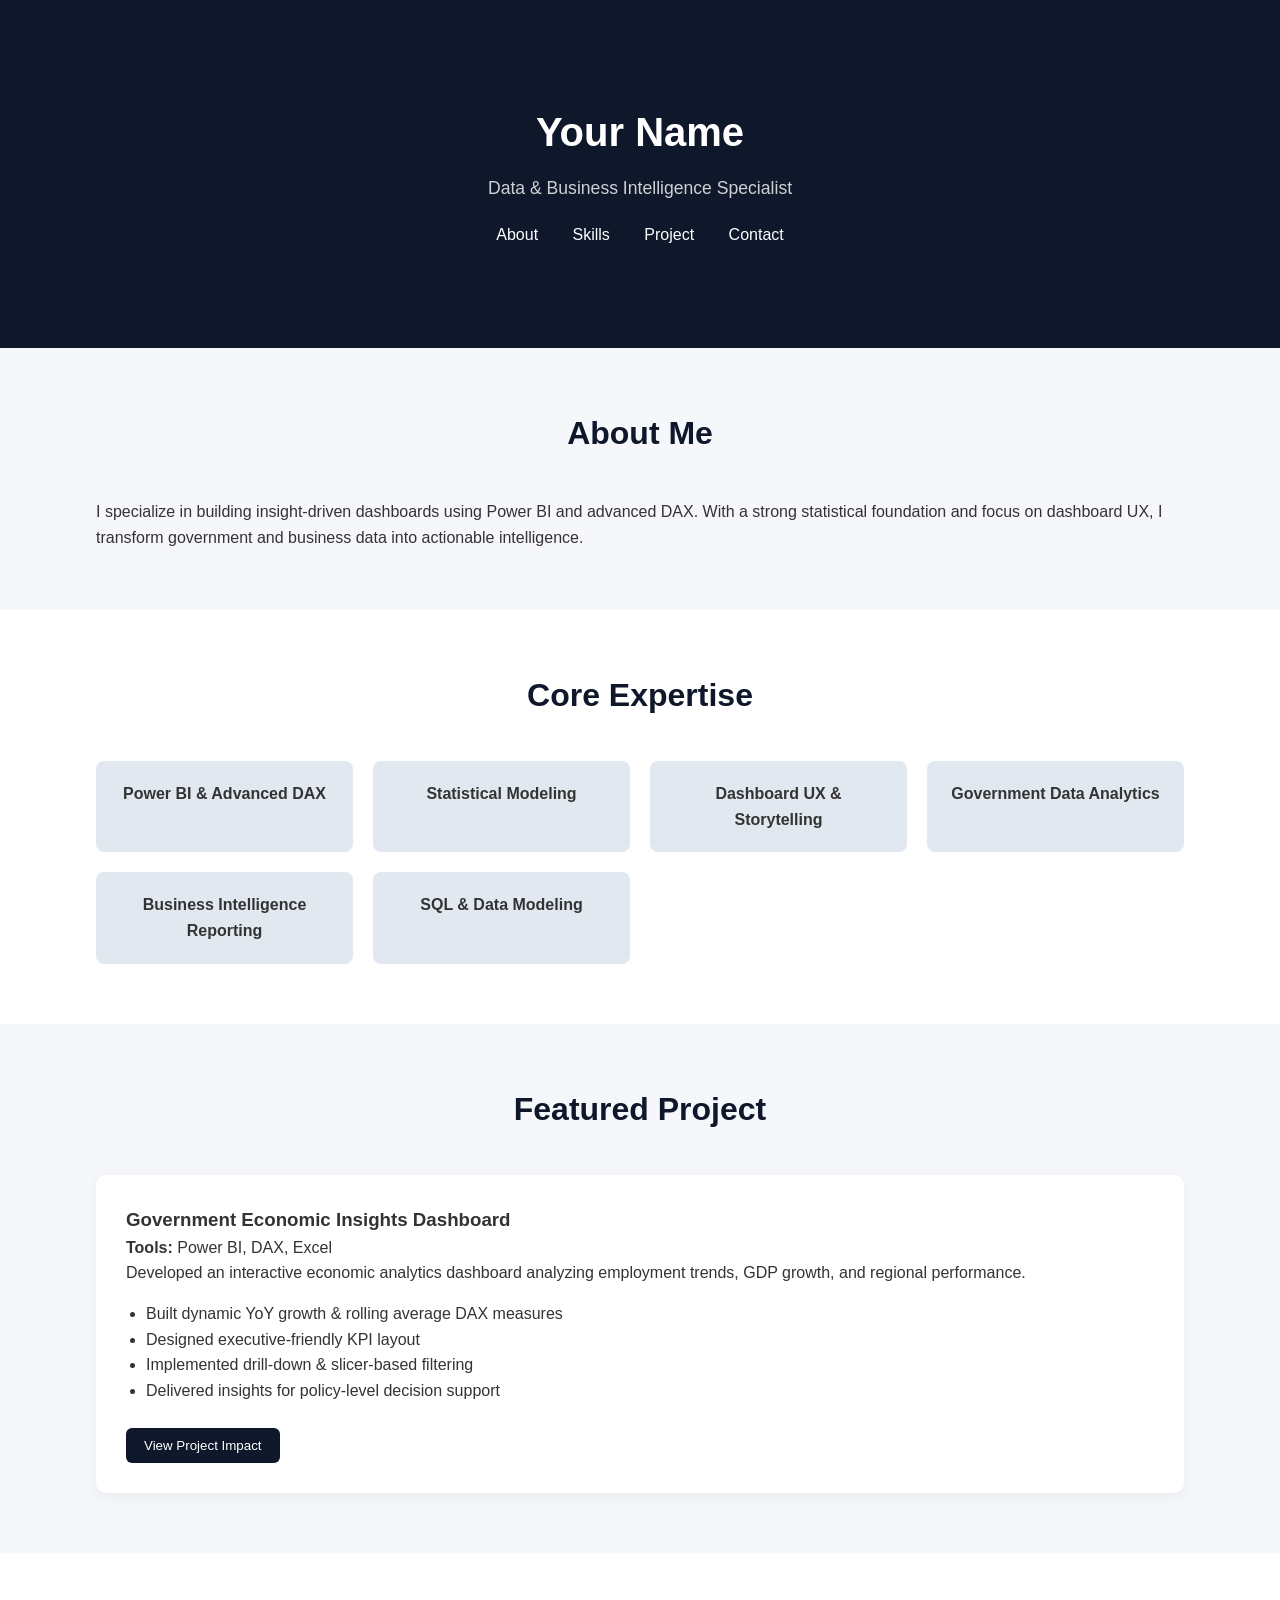
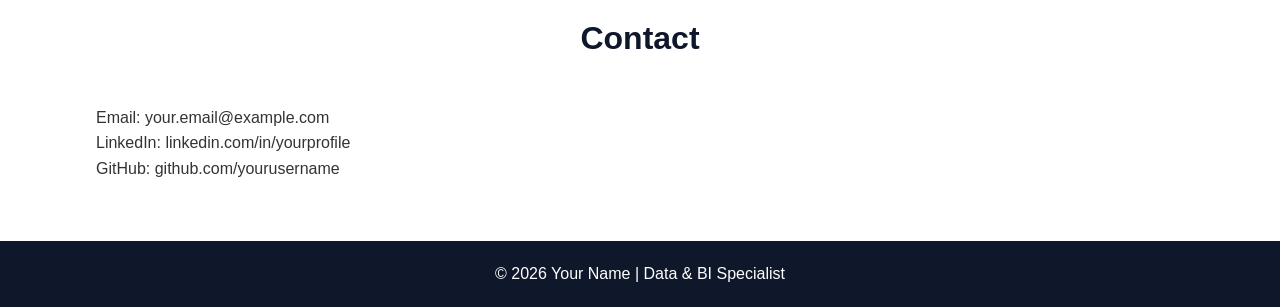
<file: index4.html>
<!DOCTYPE html>
<html lang="en">
<head>
    <meta charset="UTF-8">
    <title>Your Name | Data & BI Specialist</title>
    <meta name="viewport" content="width=device-width, initial-scale=1.0">
    <link rel="stylesheet" href="style.css">
    <script defer src="script.js"></script>
</head>
<body>

<header>
    <div class="container">
        <h1>Your Name</h1>
        <p>Data & Business Intelligence Specialist</p>
        <nav>
            <a href="#about">About</a>
            <a href="#skills">Skills</a>
            <a href="#project">Project</a>
            <a href="#contact">Contact</a>
        </nav>
    </div>
</header>

<section id="about" class="section">
    <div class="container">
        <h2>About Me</h2>
        <p>
            I specialize in building insight-driven dashboards using Power BI and advanced DAX.
            With a strong statistical foundation and focus on dashboard UX, I transform
            government and business data into actionable intelligence.
        </p>
    </div>
</section>

<section id="skills" class="section alt-bg">
    <div class="container">
        <h2>Core Expertise</h2>
        <div class="skills-grid">
            <div class="skill-card">Power BI & Advanced DAX</div>
            <div class="skill-card">Statistical Modeling</div>
            <div class="skill-card">Dashboard UX & Storytelling</div>
            <div class="skill-card">Government Data Analytics</div>
            <div class="skill-card">Business Intelligence Reporting</div>
            <div class="skill-card">SQL & Data Modeling</div>
        </div>
    </div>
</section>

<section id="project" class="section">
    <div class="container">
        <h2>Featured Project</h2>
        <div class="project-card">
            <h3>Government Economic Insights Dashboard</h3>
            <p><strong>Tools:</strong> Power BI, DAX, Excel</p>
            <p>
                Developed an interactive economic analytics dashboard analyzing
                employment trends, GDP growth, and regional performance.
            </p>
            <ul>
                <li>Built dynamic YoY growth & rolling average DAX measures</li>
                <li>Designed executive-friendly KPI layout</li>
                <li>Implemented drill-down & slicer-based filtering</li>
                <li>Delivered insights for policy-level decision support</li>
            </ul>
            <button onclick="showMore()">View Project Impact</button>
            <p id="moreText" class="hidden">
                This project demonstrates end-to-end BI workflow:
                data cleaning, modeling, time intelligence, performance optimization,
                and UX-first dashboard storytelling.
            </p>
        </div>
    </div>
</section>

<section id="contact" class="section alt-bg">
    <div class="container">
        <h2>Contact</h2>
        <p>Email: your.email@example.com</p>
        <p>LinkedIn: linkedin.com/in/yourprofile</p>
        <p>GitHub: github.com/yourusername</p>
    </div>
</section>

<footer>
    <p>© 2026 Your Name | Data & BI Specialist</p>
</footer>

</body>
</html>
</file>
<file: style.css>
* {
    margin: 0;
    padding: 0;
    box-sizing: border-box;
    font-family: 'Segoe UI', sans-serif;
}

body {
    line-height: 1.6;
    background: #f5f7fa;
    color: #333;
}

.container {
    width: 85%;
    margin: auto;
    padding: 60px 0;
}

header {
    background: #0f172a;
    color: white;
    text-align: center;
    padding: 40px 0;
}

header h1 {
    font-size: 2.5rem;
}

header p {
    margin: 10px 0;
    font-size: 1.1rem;
    opacity: 0.8;
}

nav {
    margin-top: 20px;
}

nav a {
    color: white;
    text-decoration: none;
    margin: 0 15px;
    font-weight: 500;
}

nav a:hover {
    border-bottom: 2px solid #38bdf8;
}

.section h2 {
    text-align: center;
    margin-bottom: 40px;
    font-size: 2rem;
    color: #0f172a;
}

.alt-bg {
    background: white;
}

.skills-grid {
    display: grid;
    grid-template-columns: repeat(auto-fit, minmax(250px, 1fr));
    gap: 20px;
}

.skill-card {
    background: #e2e8f0;
    padding: 20px;
    text-align: center;
    border-radius: 8px;
    font-weight: 600;
    transition: 0.3s;
}

.skill-card:hover {
    background: #38bdf8;
    color: white;
    transform: translateY(-5px);
}

.project-card {
    background: white;
    padding: 30px;
    border-radius: 10px;
    box-shadow: 0px 4px 15px rgba(0,0,0,0.05);
}

.project-card ul {
    margin: 15px 0;
    padding-left: 20px;
}

button {
    padding: 10px 18px;
    background: #0f172a;
    color: white;
    border: none;
    border-radius: 6px;
    cursor: pointer;
    margin-top: 10px;
}

button:hover {
    background: #38bdf8;
}

.hidden {
    display: none;
}

footer {
    text-align: center;
    padding: 20px;
    background: #0f172a;
    color: white;
}
</file>
